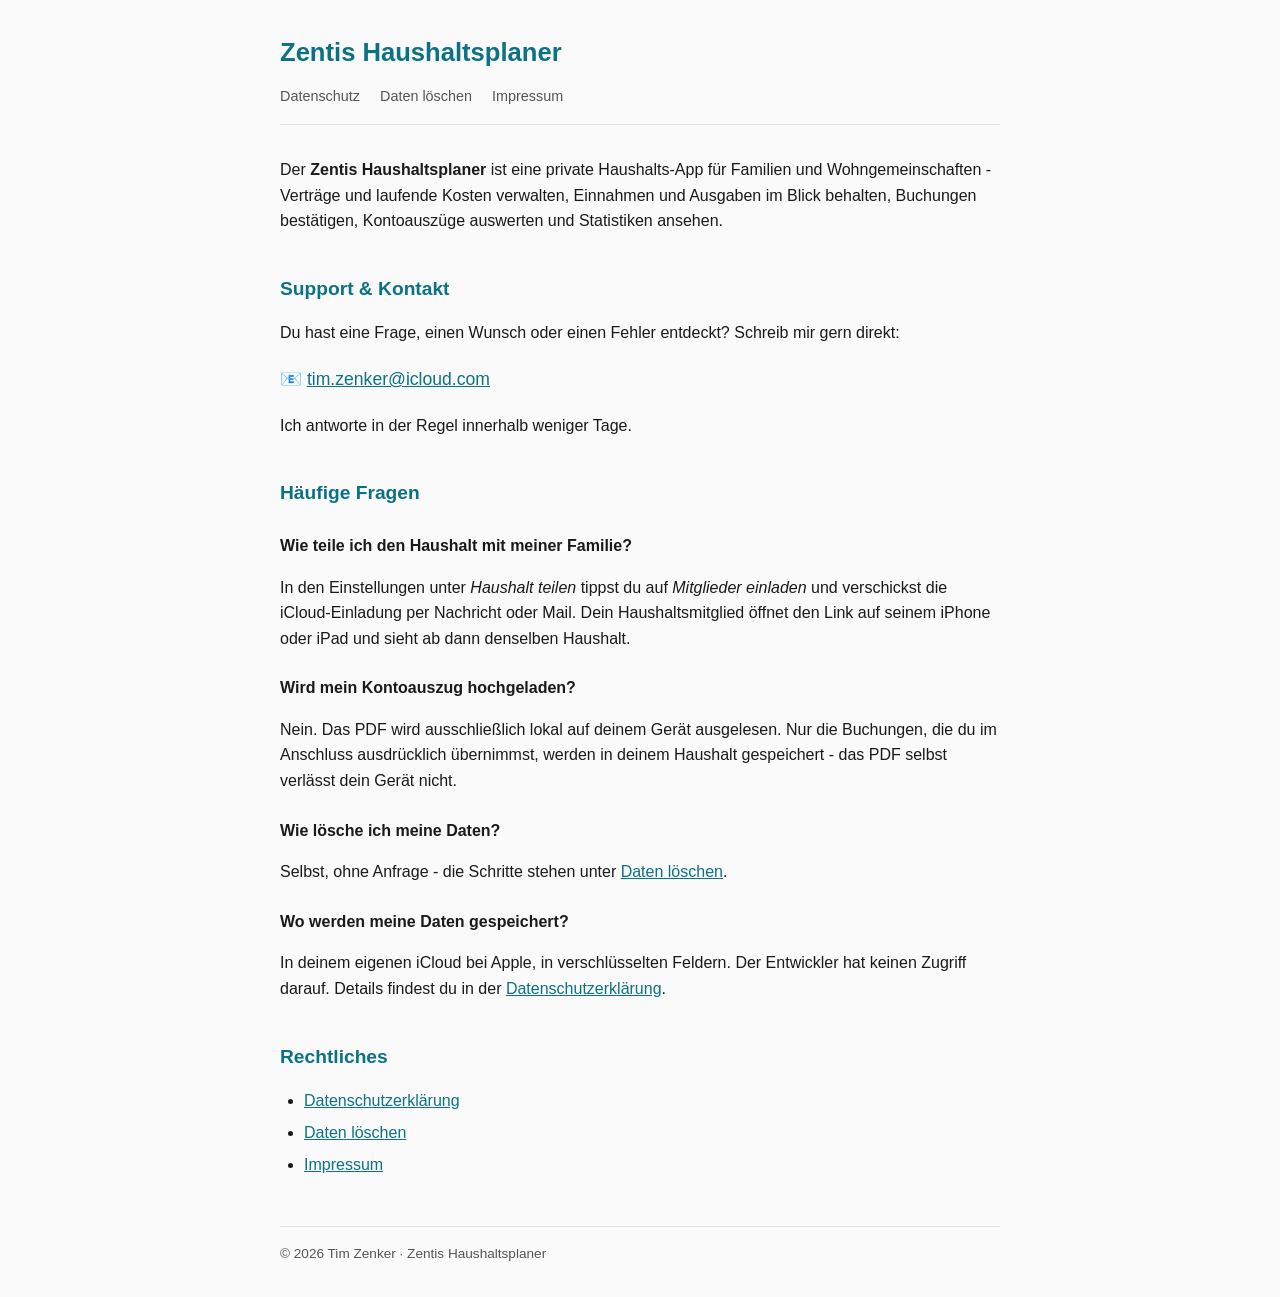
<file: index.html>
<!DOCTYPE html>
<html lang="de">
<head>
  <meta charset="UTF-8">
  <meta name="viewport" content="width=device-width, initial-scale=1.0">
  <title>Zentis Haushaltsplaner - Support &amp; Kontakt</title>
  <link rel="stylesheet" href="style.css">
</head>
<body>
  <main>
    <header>
      <h1>Zentis Haushaltsplaner</h1>
      <nav>
        <a href="datenschutz.html">Datenschutz</a>
        <a href="loeschanfrage.html">Daten löschen</a>
        <a href="impressum.html">Impressum</a>
      </nav>
    </header>

    <p>
      Der <strong>Zentis Haushaltsplaner</strong> ist eine private Haushalts-App für Familien und Wohngemeinschaften - Verträge und laufende Kosten verwalten, Einnahmen und Ausgaben im Blick behalten, Buchungen bestätigen, Kontoauszüge auswerten und Statistiken ansehen.
    </p>

    <h2>Support &amp; Kontakt</h2>
    <p>
      Du hast eine Frage, einen Wunsch oder einen Fehler entdeckt? Schreib mir gern direkt:
    </p>
    <p style="font-size: 1.1rem; margin: 1.2rem 0;">
      📧 <a href="mailto:tim.zenker@icloud.com">tim.zenker@icloud.com</a>
    </p>
    <p>
      Ich antworte in der Regel innerhalb weniger Tage.
    </p>

    <h2>Häufige Fragen</h2>

    <h3>Wie teile ich den Haushalt mit meiner Familie?</h3>
    <p>
      In den Einstellungen unter <em>Haushalt teilen</em> tippst du auf <em>Mitglieder einladen</em> und verschickst die iCloud-Einladung per Nachricht oder Mail. Dein Haushaltsmitglied öffnet den Link auf seinem iPhone oder iPad und sieht ab dann denselben Haushalt.
    </p>

    <h3>Wird mein Kontoauszug hochgeladen?</h3>
    <p>
      Nein. Das PDF wird ausschließlich lokal auf deinem Gerät ausgelesen. Nur die Buchungen, die du im Anschluss ausdrücklich übernimmst, werden in deinem Haushalt gespeichert - das PDF selbst verlässt dein Gerät nicht.
    </p>

    <h3>Wie lösche ich meine Daten?</h3>
    <p>
      Selbst, ohne Anfrage - die Schritte stehen unter <a href="loeschanfrage.html">Daten löschen</a>.
    </p>

    <h3>Wo werden meine Daten gespeichert?</h3>
    <p>
      In deinem eigenen iCloud bei Apple, in verschlüsselten Feldern. Der Entwickler hat keinen Zugriff darauf. Details findest du in der <a href="datenschutz.html">Datenschutzerklärung</a>.
    </p>

    <h2>Rechtliches</h2>
    <ul>
      <li><a href="datenschutz.html">Datenschutzerklärung</a></li>
      <li><a href="loeschanfrage.html">Daten löschen</a></li>
      <li><a href="impressum.html">Impressum</a></li>
    </ul>

    <footer>
      © 2026 Tim Zenker · Zentis Haushaltsplaner
    </footer>
  </main>
</body>
</html>
</file>
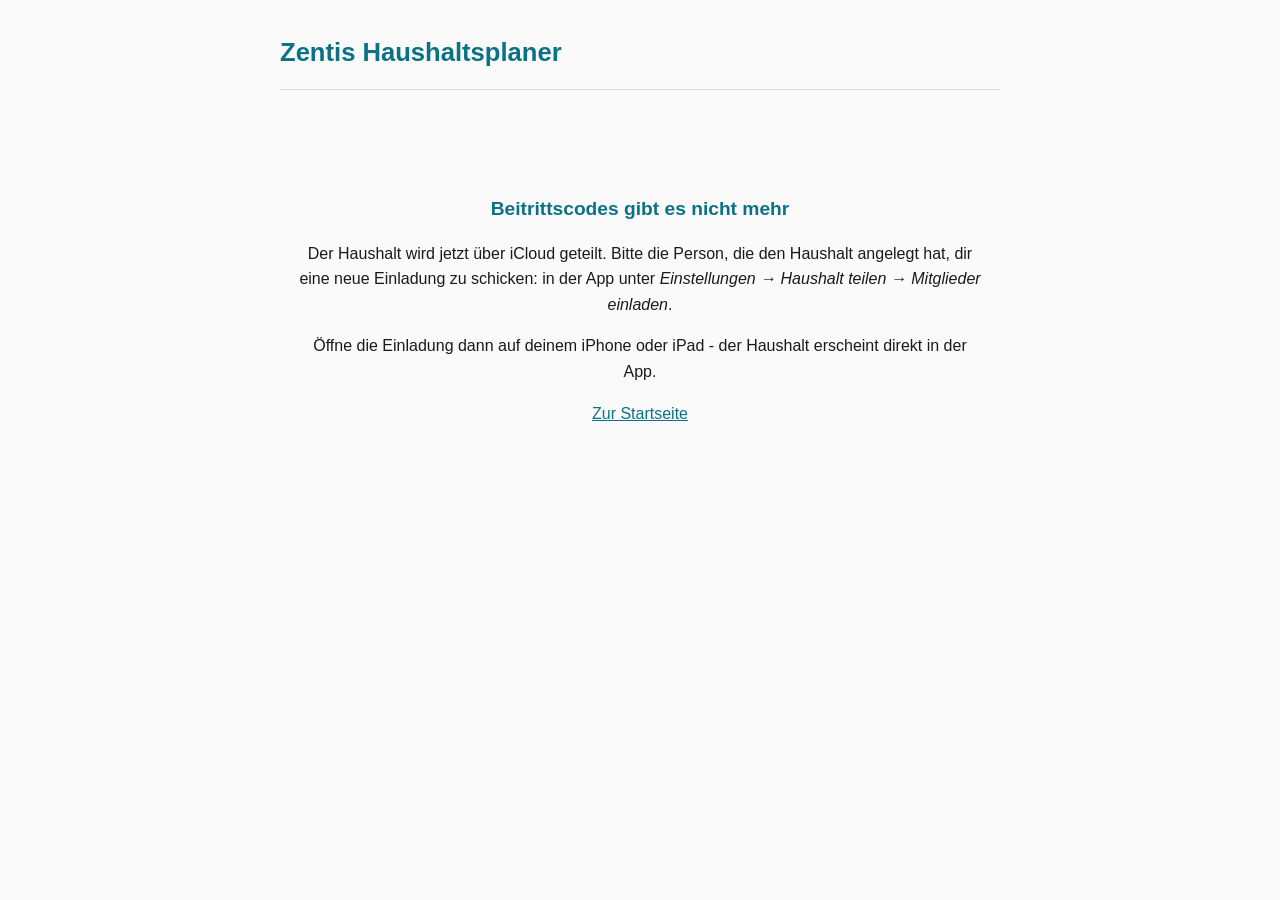
<file: join/index.html>
<!DOCTYPE html>
<html lang="de">
<head>
  <meta charset="UTF-8">
  <meta name="viewport" content="width=device-width, initial-scale=1.0">
  <title>Zentis Haushaltsplaner - Haushalt beitreten</title>
  <link rel="stylesheet" href="../style.css">
  <style>
    .center { text-align: center; padding: 2rem 1rem; }
  </style>
</head>
<body>
  <main>
    <header>
      <h1>Zentis Haushaltsplaner</h1>
    </header>

    <div class="center">
      <h2>Beitrittscodes gibt es nicht mehr</h2>
      <p>
        Der Haushalt wird jetzt über iCloud geteilt. Bitte die Person, die den Haushalt
        angelegt hat, dir eine neue Einladung zu schicken: in der App unter
        <em>Einstellungen → Haushalt teilen → Mitglieder einladen</em>.
      </p>
      <p>
        Öffne die Einladung dann auf deinem iPhone oder iPad - der Haushalt erscheint
        direkt in der App.
      </p>
      <p><a href="../index.html">Zur Startseite</a></p>
    </div>
  </main>
</body>
</html>
</file>
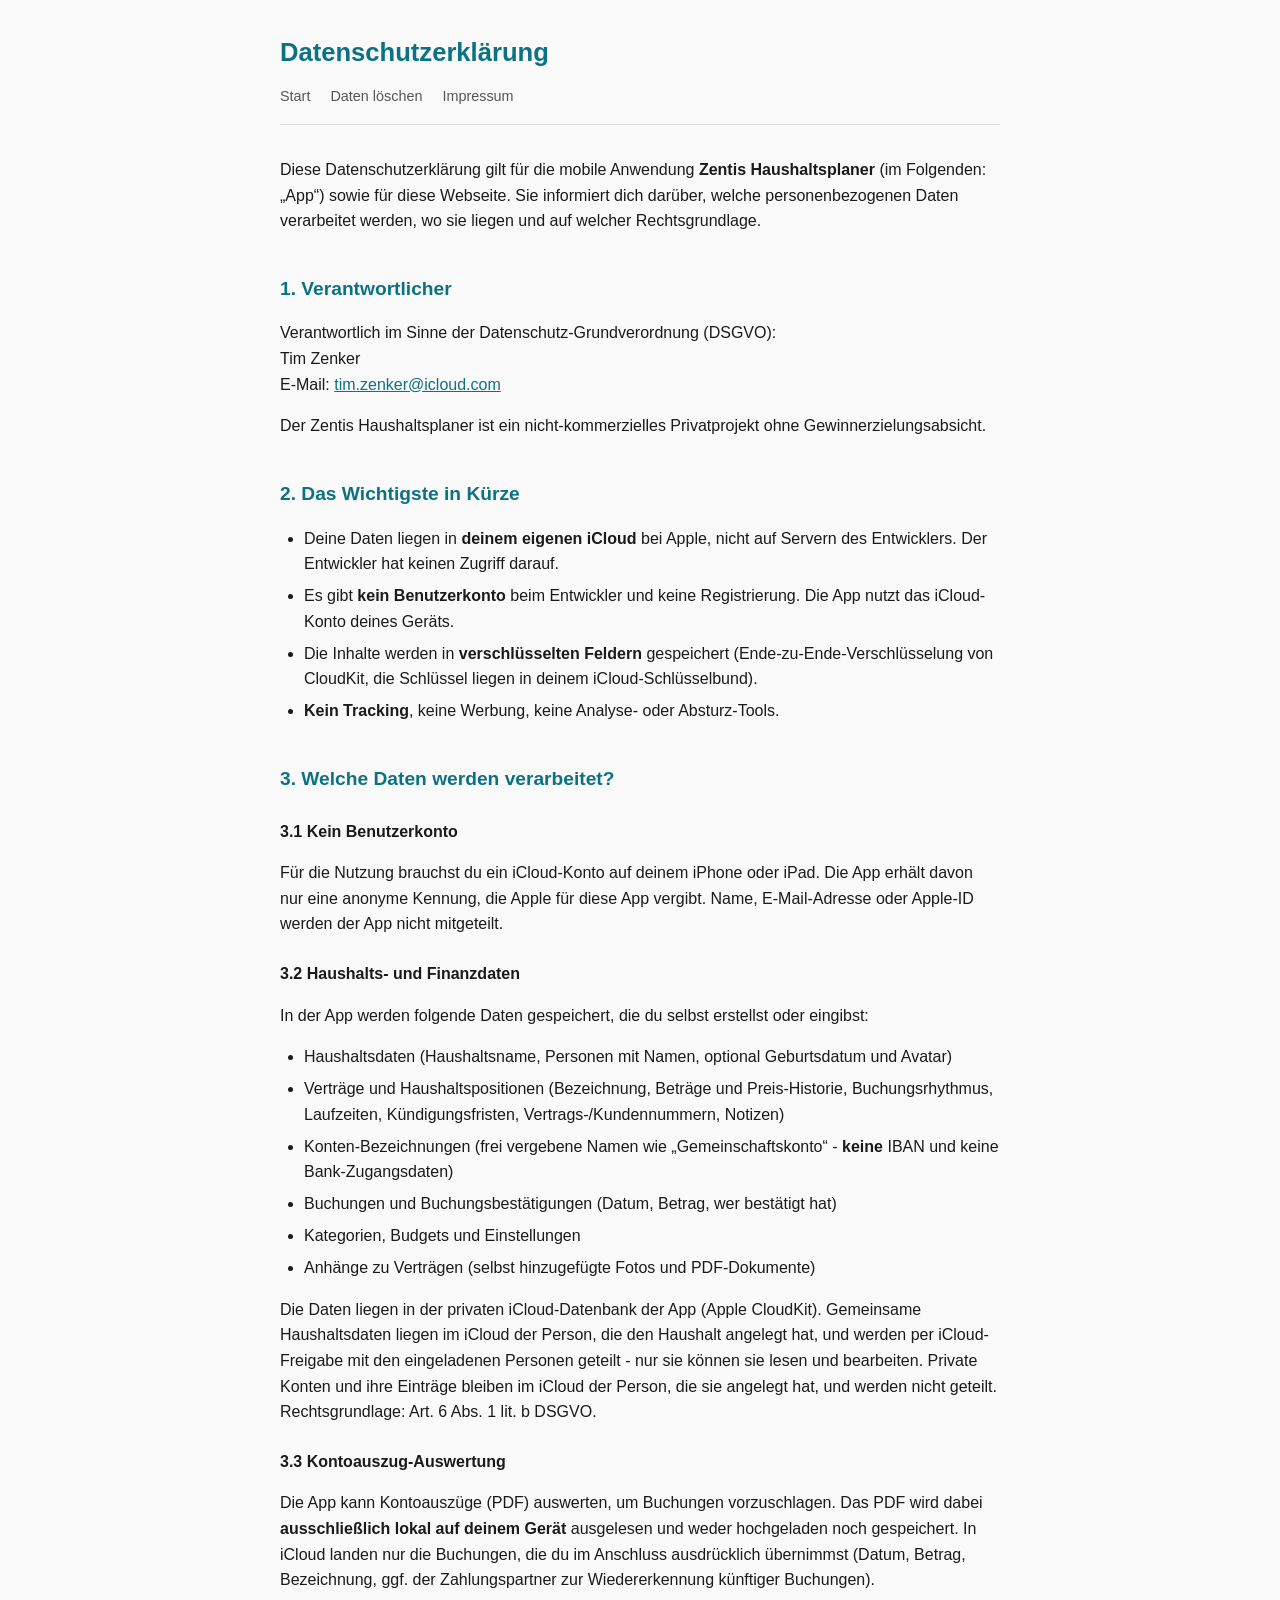
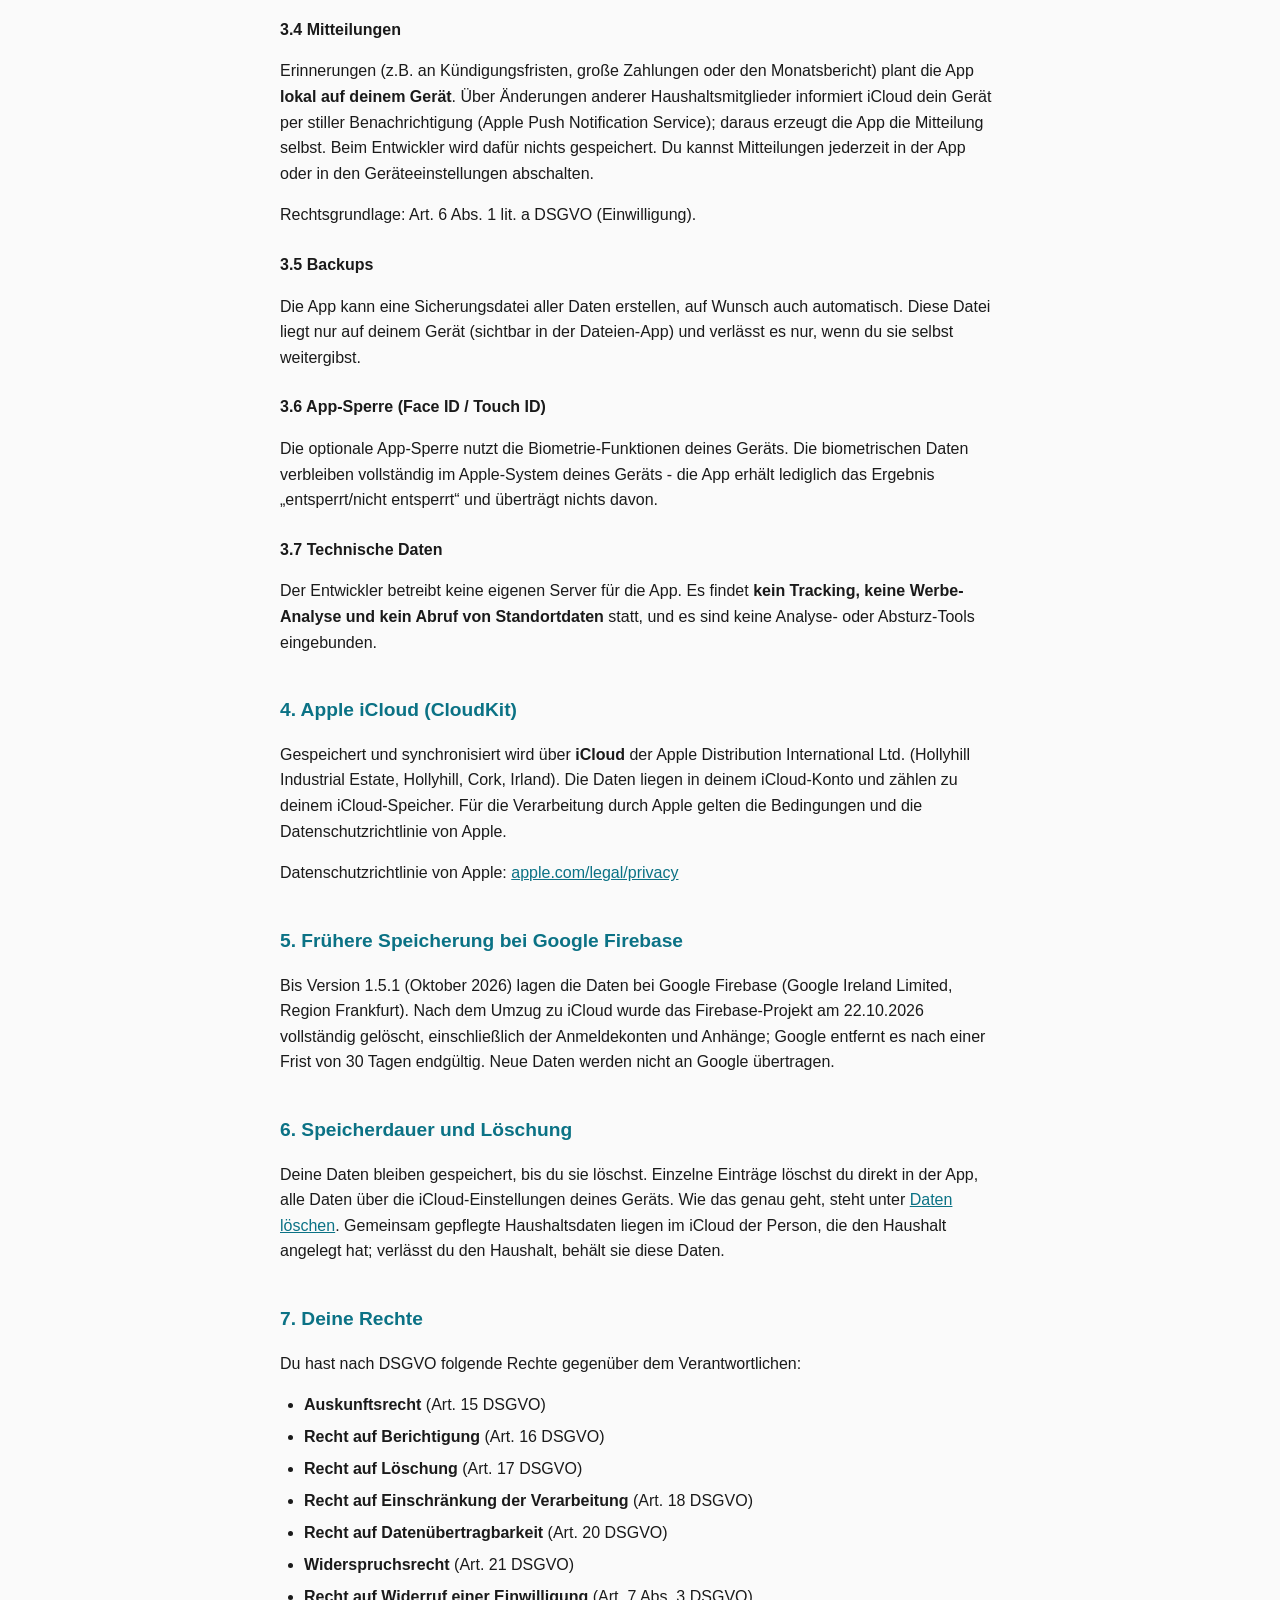
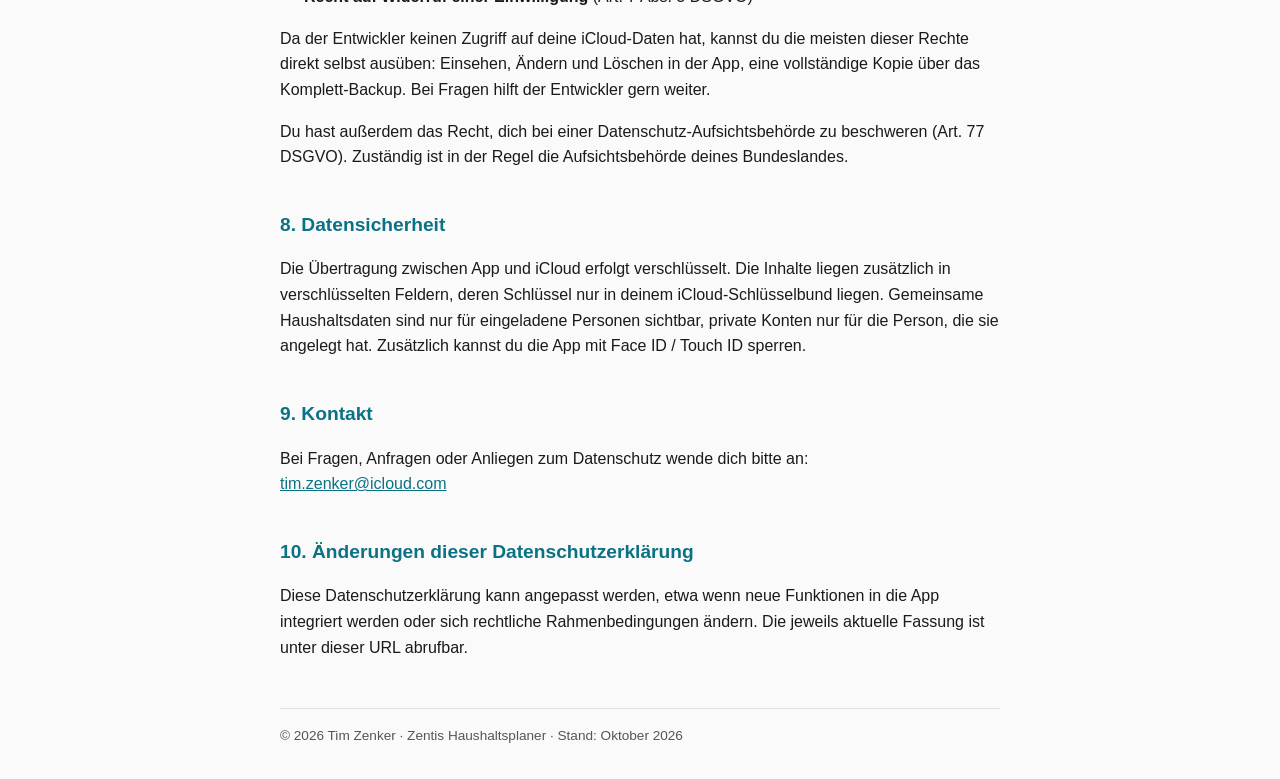
<file: datenschutz.html>
<!DOCTYPE html>
<html lang="de">
<head>
  <meta charset="UTF-8">
  <meta name="viewport" content="width=device-width, initial-scale=1.0">
  <title>Datenschutzerklärung - Zentis Haushaltsplaner</title>
  <link rel="stylesheet" href="style.css">
</head>
<body>
  <main>
    <header>
      <h1>Datenschutzerklärung</h1>
      <nav>
        <a href="index.html">Start</a>
        <a href="loeschanfrage.html">Daten löschen</a>
        <a href="impressum.html">Impressum</a>
      </nav>
    </header>

    <p>
      Diese Datenschutzerklärung gilt für die mobile Anwendung <strong>Zentis Haushaltsplaner</strong> (im Folgenden: „App“) sowie für diese Webseite. Sie informiert dich darüber, welche personenbezogenen Daten verarbeitet werden, wo sie liegen und auf welcher Rechtsgrundlage.
    </p>

    <h2>1. Verantwortlicher</h2>
    <p>
      Verantwortlich im Sinne der Datenschutz-Grundverordnung (DSGVO):<br>
      Tim Zenker<br>
      E-Mail: <a href="mailto:tim.zenker@icloud.com">tim.zenker@icloud.com</a>
    </p>
    <p>
      Der Zentis Haushaltsplaner ist ein nicht-kommerzielles Privatprojekt ohne Gewinnerzielungsabsicht.
    </p>

    <h2>2. Das Wichtigste in Kürze</h2>
    <ul>
      <li>Deine Daten liegen in <strong>deinem eigenen iCloud</strong> bei Apple, nicht auf Servern des Entwicklers. Der Entwickler hat keinen Zugriff darauf.</li>
      <li>Es gibt <strong>kein Benutzerkonto</strong> beim Entwickler und keine Registrierung. Die App nutzt das iCloud-Konto deines Geräts.</li>
      <li>Die Inhalte werden in <strong>verschlüsselten Feldern</strong> gespeichert (Ende-zu-Ende-Verschlüsselung von CloudKit, die Schlüssel liegen in deinem iCloud-Schlüsselbund).</li>
      <li><strong>Kein Tracking</strong>, keine Werbung, keine Analyse- oder Absturz-Tools.</li>
    </ul>

    <h2>3. Welche Daten werden verarbeitet?</h2>

    <h3>3.1 Kein Benutzerkonto</h3>
    <p>
      Für die Nutzung brauchst du ein iCloud-Konto auf deinem iPhone oder iPad. Die App erhält davon nur eine anonyme Kennung, die Apple für diese App vergibt. Name, E-Mail-Adresse oder Apple-ID werden der App nicht mitgeteilt.
    </p>

    <h3>3.2 Haushalts- und Finanzdaten</h3>
    <p>
      In der App werden folgende Daten gespeichert, die du selbst erstellst oder eingibst:
    </p>
    <ul>
      <li>Haushaltsdaten (Haushaltsname, Personen mit Namen, optional Geburtsdatum und Avatar)</li>
      <li>Verträge und Haushaltspositionen (Bezeichnung, Beträge und Preis-Historie, Buchungsrhythmus, Laufzeiten, Kündigungsfristen, Vertrags-/Kundennummern, Notizen)</li>
      <li>Konten-Bezeichnungen (frei vergebene Namen wie „Gemeinschaftskonto“ - <strong>keine</strong> IBAN und keine Bank-Zugangsdaten)</li>
      <li>Buchungen und Buchungsbestätigungen (Datum, Betrag, wer bestätigt hat)</li>
      <li>Kategorien, Budgets und Einstellungen</li>
      <li>Anhänge zu Verträgen (selbst hinzugefügte Fotos und PDF-Dokumente)</li>
    </ul>
    <p>
      Die Daten liegen in der privaten iCloud-Datenbank der App (Apple CloudKit). Gemeinsame Haushaltsdaten liegen im iCloud der Person, die den Haushalt angelegt hat, und werden per iCloud-Freigabe mit den eingeladenen Personen geteilt - nur sie können sie lesen und bearbeiten. Private Konten und ihre Einträge bleiben im iCloud der Person, die sie angelegt hat, und werden nicht geteilt. Rechtsgrundlage: Art. 6 Abs. 1 lit. b DSGVO.
    </p>

    <h3>3.3 Kontoauszug-Auswertung</h3>
    <p>
      Die App kann Kontoauszüge (PDF) auswerten, um Buchungen vorzuschlagen. Das PDF wird dabei <strong>ausschließlich lokal auf deinem Gerät</strong> ausgelesen und weder hochgeladen noch gespeichert. In iCloud landen nur die Buchungen, die du im Anschluss ausdrücklich übernimmst (Datum, Betrag, Bezeichnung, ggf. der Zahlungspartner zur Wiedererkennung künftiger Buchungen).
    </p>

    <h3>3.4 Mitteilungen</h3>
    <p>
      Erinnerungen (z.B. an Kündigungsfristen, große Zahlungen oder den Monatsbericht) plant die App <strong>lokal auf deinem Gerät</strong>. Über Änderungen anderer Haushaltsmitglieder informiert iCloud dein Gerät per stiller Benachrichtigung (Apple Push Notification Service); daraus erzeugt die App die Mitteilung selbst. Beim Entwickler wird dafür nichts gespeichert. Du kannst Mitteilungen jederzeit in der App oder in den Geräteeinstellungen abschalten.
    </p>
    <p>
      Rechtsgrundlage: Art. 6 Abs. 1 lit. a DSGVO (Einwilligung).
    </p>

    <h3>3.5 Backups</h3>
    <p>
      Die App kann eine Sicherungsdatei aller Daten erstellen, auf Wunsch auch automatisch. Diese Datei liegt nur auf deinem Gerät (sichtbar in der Dateien-App) und verlässt es nur, wenn du sie selbst weitergibst.
    </p>

    <h3>3.6 App-Sperre (Face ID / Touch ID)</h3>
    <p>
      Die optionale App-Sperre nutzt die Biometrie-Funktionen deines Geräts. Die biometrischen Daten verbleiben vollständig im Apple-System deines Geräts - die App erhält lediglich das Ergebnis „entsperrt/nicht entsperrt“ und überträgt nichts davon.
    </p>

    <h3>3.7 Technische Daten</h3>
    <p>
      Der Entwickler betreibt keine eigenen Server für die App. Es findet <strong>kein Tracking, keine Werbe-Analyse und kein Abruf von Standortdaten</strong> statt, und es sind keine Analyse- oder Absturz-Tools eingebunden.
    </p>

    <h2>4. Apple iCloud (CloudKit)</h2>
    <p>
      Gespeichert und synchronisiert wird über <strong>iCloud</strong> der Apple Distribution International Ltd. (Hollyhill Industrial Estate, Hollyhill, Cork, Irland). Die Daten liegen in deinem iCloud-Konto und zählen zu deinem iCloud-Speicher. Für die Verarbeitung durch Apple gelten die Bedingungen und die Datenschutzrichtlinie von Apple.
    </p>
    <p>
      Datenschutzrichtlinie von Apple: <a href="https://www.apple.com/legal/privacy/de-ww/" target="_blank" rel="noopener">apple.com/legal/privacy</a>
    </p>

    <h2>5. Frühere Speicherung bei Google Firebase</h2>
    <p>
      Bis Version 1.5.1 (Oktober 2026) lagen die Daten bei Google Firebase (Google Ireland Limited, Region Frankfurt). Nach dem Umzug zu iCloud wurde das Firebase-Projekt am 22.10.2026 vollständig gelöscht, einschließlich der Anmeldekonten und Anhänge; Google entfernt es nach einer Frist von 30 Tagen endgültig. Neue Daten werden nicht an Google übertragen.
    </p>

    <h2>6. Speicherdauer und Löschung</h2>
    <p>
      Deine Daten bleiben gespeichert, bis du sie löschst. Einzelne Einträge löschst du direkt in der App, alle Daten über die iCloud-Einstellungen deines Geräts. Wie das genau geht, steht unter <a href="loeschanfrage.html">Daten löschen</a>. Gemeinsam gepflegte Haushaltsdaten liegen im iCloud der Person, die den Haushalt angelegt hat; verlässt du den Haushalt, behält sie diese Daten.
    </p>

    <h2>7. Deine Rechte</h2>
    <p>
      Du hast nach DSGVO folgende Rechte gegenüber dem Verantwortlichen:
    </p>
    <ul>
      <li><strong>Auskunftsrecht</strong> (Art. 15 DSGVO)</li>
      <li><strong>Recht auf Berichtigung</strong> (Art. 16 DSGVO)</li>
      <li><strong>Recht auf Löschung</strong> (Art. 17 DSGVO)</li>
      <li><strong>Recht auf Einschränkung der Verarbeitung</strong> (Art. 18 DSGVO)</li>
      <li><strong>Recht auf Datenübertragbarkeit</strong> (Art. 20 DSGVO)</li>
      <li><strong>Widerspruchsrecht</strong> (Art. 21 DSGVO)</li>
      <li><strong>Recht auf Widerruf einer Einwilligung</strong> (Art. 7 Abs. 3 DSGVO)</li>
    </ul>
    <p>
      Da der Entwickler keinen Zugriff auf deine iCloud-Daten hat, kannst du die meisten dieser Rechte direkt selbst ausüben: Einsehen, Ändern und Löschen in der App, eine vollständige Kopie über das Komplett-Backup. Bei Fragen hilft der Entwickler gern weiter.
    </p>
    <p>
      Du hast außerdem das Recht, dich bei einer Datenschutz-Aufsichtsbehörde zu beschweren (Art. 77 DSGVO). Zuständig ist in der Regel die Aufsichtsbehörde deines Bundeslandes.
    </p>

    <h2>8. Datensicherheit</h2>
    <p>
      Die Übertragung zwischen App und iCloud erfolgt verschlüsselt. Die Inhalte liegen zusätzlich in verschlüsselten Feldern, deren Schlüssel nur in deinem iCloud-Schlüsselbund liegen. Gemeinsame Haushaltsdaten sind nur für eingeladene Personen sichtbar, private Konten nur für die Person, die sie angelegt hat. Zusätzlich kannst du die App mit Face ID / Touch ID sperren.
    </p>

    <h2>9. Kontakt</h2>
    <p>
      Bei Fragen, Anfragen oder Anliegen zum Datenschutz wende dich bitte an:<br>
      <a href="mailto:tim.zenker@icloud.com">tim.zenker@icloud.com</a>
    </p>

    <h2>10. Änderungen dieser Datenschutzerklärung</h2>
    <p>
      Diese Datenschutzerklärung kann angepasst werden, etwa wenn neue Funktionen in die App integriert werden oder sich rechtliche Rahmenbedingungen ändern. Die jeweils aktuelle Fassung ist unter dieser URL abrufbar.
    </p>

    <footer>
      © 2026 Tim Zenker · Zentis Haushaltsplaner · Stand: Oktober 2026
    </footer>
  </main>
</body>
</html>
</file>
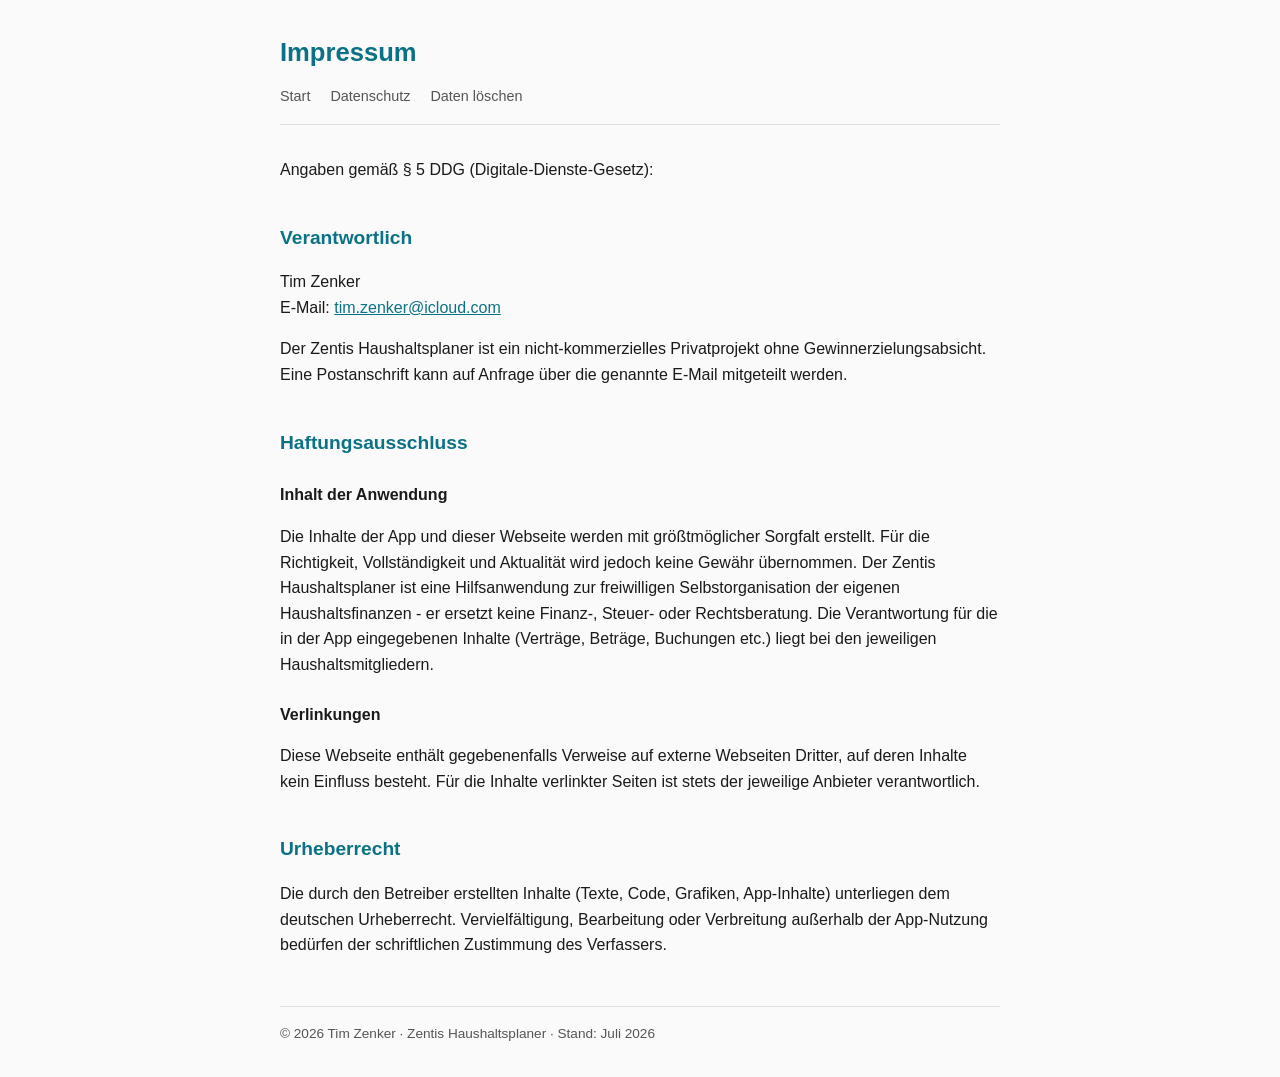
<file: impressum.html>
<!DOCTYPE html>
<html lang="de">
<head>
  <meta charset="UTF-8">
  <meta name="viewport" content="width=device-width, initial-scale=1.0">
  <title>Impressum - Zentis Haushaltsplaner</title>
  <link rel="stylesheet" href="style.css">
</head>
<body>
  <main>
    <header>
      <h1>Impressum</h1>
      <nav>
        <a href="index.html">Start</a>
        <a href="datenschutz.html">Datenschutz</a>
        <a href="loeschanfrage.html">Daten löschen</a>
      </nav>
    </header>

    <p>
      Angaben gemäß § 5 DDG (Digitale-Dienste-Gesetz):
    </p>

    <h2>Verantwortlich</h2>
    <p>
      Tim Zenker<br>
      E-Mail: <a href="mailto:tim.zenker@icloud.com">tim.zenker@icloud.com</a>
    </p>

    <p>
      Der Zentis Haushaltsplaner ist ein nicht-kommerzielles Privatprojekt ohne Gewinnerzielungsabsicht.
      Eine Postanschrift kann auf Anfrage über die genannte E-Mail mitgeteilt werden.
    </p>

    <h2>Haftungsausschluss</h2>

    <h3>Inhalt der Anwendung</h3>
    <p>
      Die Inhalte der App und dieser Webseite werden mit größtmöglicher Sorgfalt erstellt.
      Für die Richtigkeit, Vollständigkeit und Aktualität wird jedoch keine Gewähr übernommen.
      Der Zentis Haushaltsplaner ist eine Hilfsanwendung zur freiwilligen Selbstorganisation der eigenen Haushaltsfinanzen - er ersetzt keine Finanz-, Steuer- oder Rechtsberatung. Die Verantwortung für die in der App eingegebenen Inhalte (Verträge, Beträge, Buchungen etc.) liegt bei den jeweiligen Haushaltsmitgliedern.
    </p>

    <h3>Verlinkungen</h3>
    <p>
      Diese Webseite enthält gegebenenfalls Verweise auf externe Webseiten Dritter, auf deren Inhalte kein Einfluss besteht. Für die Inhalte verlinkter Seiten ist stets der jeweilige Anbieter verantwortlich.
    </p>

    <h2>Urheberrecht</h2>
    <p>
      Die durch den Betreiber erstellten Inhalte (Texte, Code, Grafiken, App-Inhalte) unterliegen dem deutschen Urheberrecht. Vervielfältigung, Bearbeitung oder Verbreitung außerhalb der App-Nutzung bedürfen der schriftlichen Zustimmung des Verfassers.
    </p>

    <footer>
      © 2026 Tim Zenker · Zentis Haushaltsplaner · Stand: Juli 2026
    </footer>
  </main>
</body>
</html>
</file>
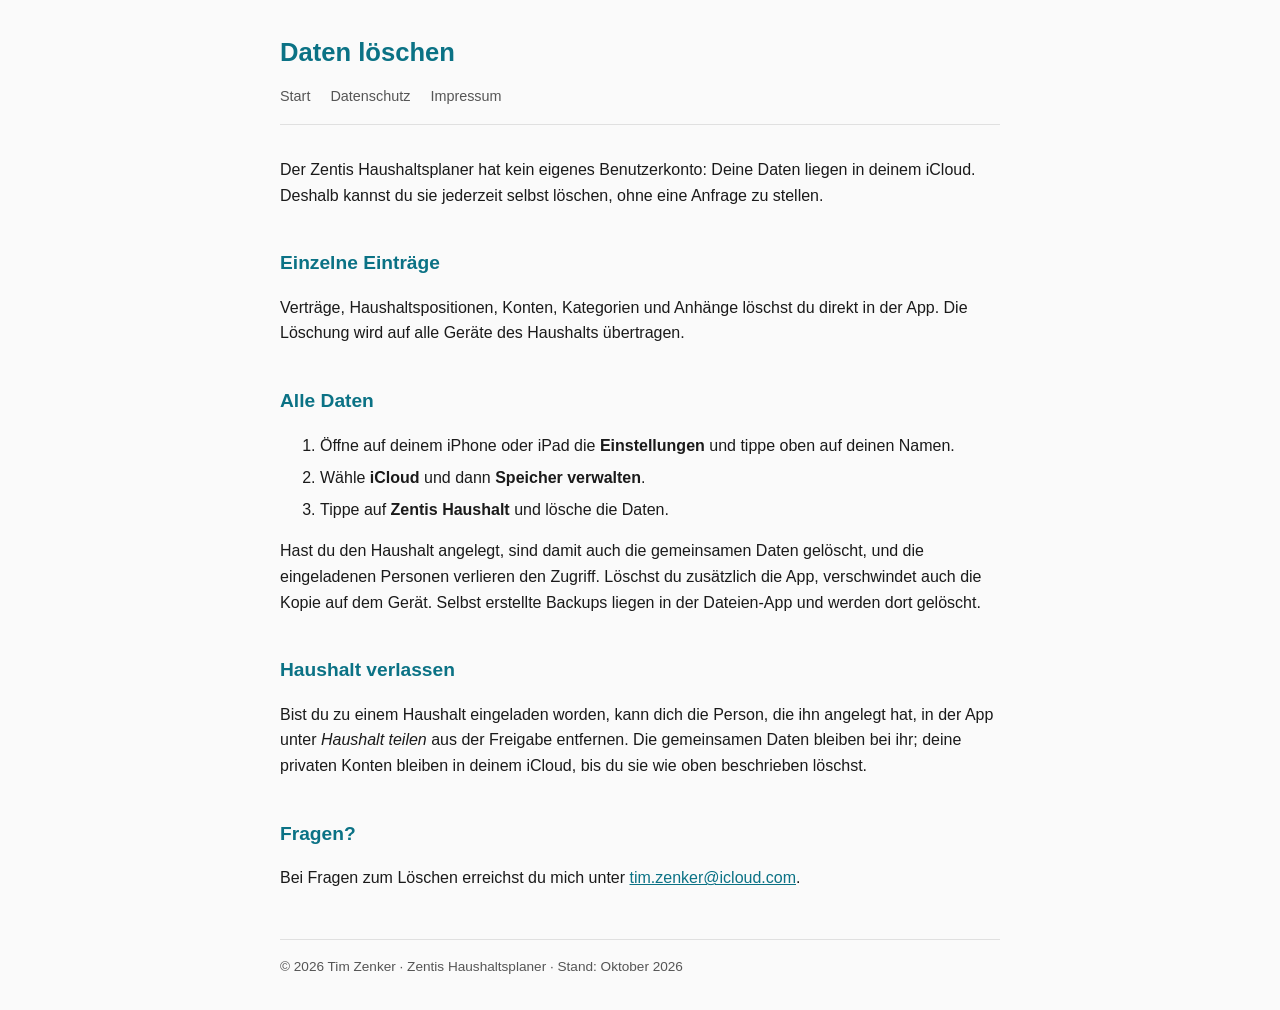
<file: loeschanfrage.html>
<!DOCTYPE html>
<html lang="de">
<head>
  <meta charset="UTF-8">
  <meta name="viewport" content="width=device-width, initial-scale=1.0">
  <title>Daten löschen - Zentis Haushaltsplaner</title>
  <link rel="stylesheet" href="style.css">
</head>
<body>
  <main>
    <header>
      <h1>Daten löschen</h1>
      <nav>
        <a href="index.html">Start</a>
        <a href="datenschutz.html">Datenschutz</a>
        <a href="impressum.html">Impressum</a>
      </nav>
    </header>

    <p>
      Der Zentis Haushaltsplaner hat kein eigenes Benutzerkonto: Deine Daten liegen in deinem iCloud. Deshalb kannst du sie jederzeit selbst löschen, ohne eine Anfrage zu stellen.
    </p>

    <h2>Einzelne Einträge</h2>
    <p>
      Verträge, Haushaltspositionen, Konten, Kategorien und Anhänge löschst du direkt in der App. Die Löschung wird auf alle Geräte des Haushalts übertragen.
    </p>

    <h2>Alle Daten</h2>
    <ol>
      <li>Öffne auf deinem iPhone oder iPad die <strong>Einstellungen</strong> und tippe oben auf deinen Namen.</li>
      <li>Wähle <strong>iCloud</strong> und dann <strong>Speicher verwalten</strong>.</li>
      <li>Tippe auf <strong>Zentis Haushalt</strong> und lösche die Daten.</li>
    </ol>
    <p>
      Hast du den Haushalt angelegt, sind damit auch die gemeinsamen Daten gelöscht, und die eingeladenen Personen verlieren den Zugriff. Löschst du zusätzlich die App, verschwindet auch die Kopie auf dem Gerät. Selbst erstellte Backups liegen in der Dateien-App und werden dort gelöscht.
    </p>

    <h2>Haushalt verlassen</h2>
    <p>
      Bist du zu einem Haushalt eingeladen worden, kann dich die Person, die ihn angelegt hat, in der App unter <em>Haushalt teilen</em> aus der Freigabe entfernen. Die gemeinsamen Daten bleiben bei ihr; deine privaten Konten bleiben in deinem iCloud, bis du sie wie oben beschrieben löschst.
    </p>

    <h2>Fragen?</h2>
    <p>
      Bei Fragen zum Löschen erreichst du mich unter <a href="mailto:tim.zenker@icloud.com">tim.zenker@icloud.com</a>.
    </p>

    <footer>
      © 2026 Tim Zenker · Zentis Haushaltsplaner · Stand: Oktober 2026
    </footer>
  </main>
</body>
</html>
</file>
<file: style.css>
:root {
  --color-bg: #fafafa;
  --color-fg: #1a1a1a;
  --color-muted: #555;
  --color-accent: #0B7285;
  --color-border: #e0e0e0;
  --max-width: 720px;
}

* { box-sizing: border-box; }

body {
  font-family: -apple-system, BlinkMacSystemFont, "Segoe UI", Roboto, Helvetica, Arial, sans-serif;
  background: var(--color-bg);
  color: var(--color-fg);
  line-height: 1.6;
  margin: 0;
  padding: 2rem 1rem;
}

main {
  max-width: var(--max-width);
  margin: 0 auto;
}

header {
  border-bottom: 1px solid var(--color-border);
  padding-bottom: 1rem;
  margin-bottom: 2rem;
}

header h1 {
  margin: 0;
  font-size: 1.6rem;
  color: var(--color-accent);
}

header nav {
  margin-top: 0.75rem;
  font-size: 0.9rem;
}

header nav a {
  color: var(--color-muted);
  text-decoration: none;
  margin-right: 1rem;
}

header nav a:hover {
  color: var(--color-accent);
  text-decoration: underline;
}

h2 {
  margin-top: 2.5rem;
  font-size: 1.2rem;
  color: var(--color-accent);
}

h3 {
  margin-top: 1.5rem;
  font-size: 1rem;
}

a {
  color: var(--color-accent);
}

ul {
  padding-left: 1.5rem;
}

li {
  margin-bottom: 0.4rem;
}

footer {
  margin-top: 3rem;
  padding-top: 1rem;
  border-top: 1px solid var(--color-border);
  font-size: 0.85rem;
  color: var(--color-muted);
}

code {
  background: #efefef;
  padding: 0.1rem 0.3rem;
  border-radius: 3px;
  font-size: 0.9em;
}
</file>
